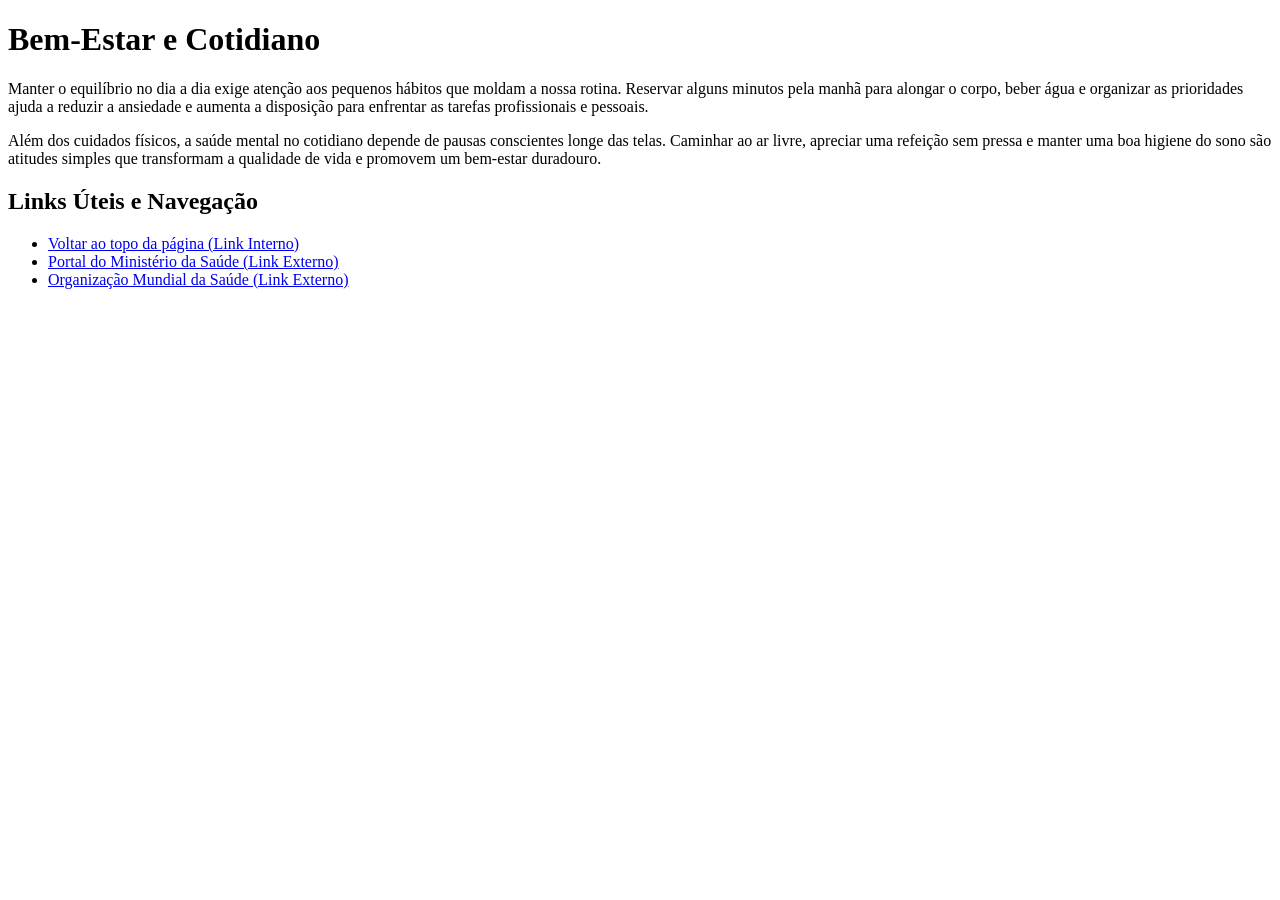
<file: Mini_Sites/PrimeiraGeracao/index.html>
<!DOCTYPE html>
<html lang="pt-BR">
<head>
    <meta charset="UTF-8">
    <title>1ª Geração - Bem-Estar e Cotidiano</title>
</head>
<body>

    <h1>Bem-Estar e Cotidiano</h1>

    <p>
        Manter o equilíbrio no dia a dia exige atenção aos pequenos hábitos que moldam a nossa rotina. 
        Reservar alguns minutos pela manhã para alongar o corpo, beber água e organizar as prioridades 
        ajuda a reduzir a ansiedade e aumenta a disposição para enfrentar as tarefas profissionais e pessoais.
    </p>

    <p>
        Além dos cuidados físicos, a saúde mental no cotidiano depende de pausas conscientes longe das telas. 
        Caminhar ao ar livre, apreciar uma refeição sem pressa e manter uma boa higiene do sono são atitudes 
        simples que transformam a qualidade de vida e promovem um bem-estar duradouro.
    </p>

    <h2>Links Úteis e Navegação</h2>
    <ul>
        <li><a href="#topo">Voltar ao topo da página (Link Interno)</a></li>
        <li><a href="https://www.gov.br/saude/pt-br" target="_blank">Portal do Ministério da Saúde (Link Externo)</a></li>
        <li><a href="https://www.who.int/pt" target="_blank">Organização Mundial da Saúde (Link Externo)</a></li>
    </ul>

</body>
</html>
</file>
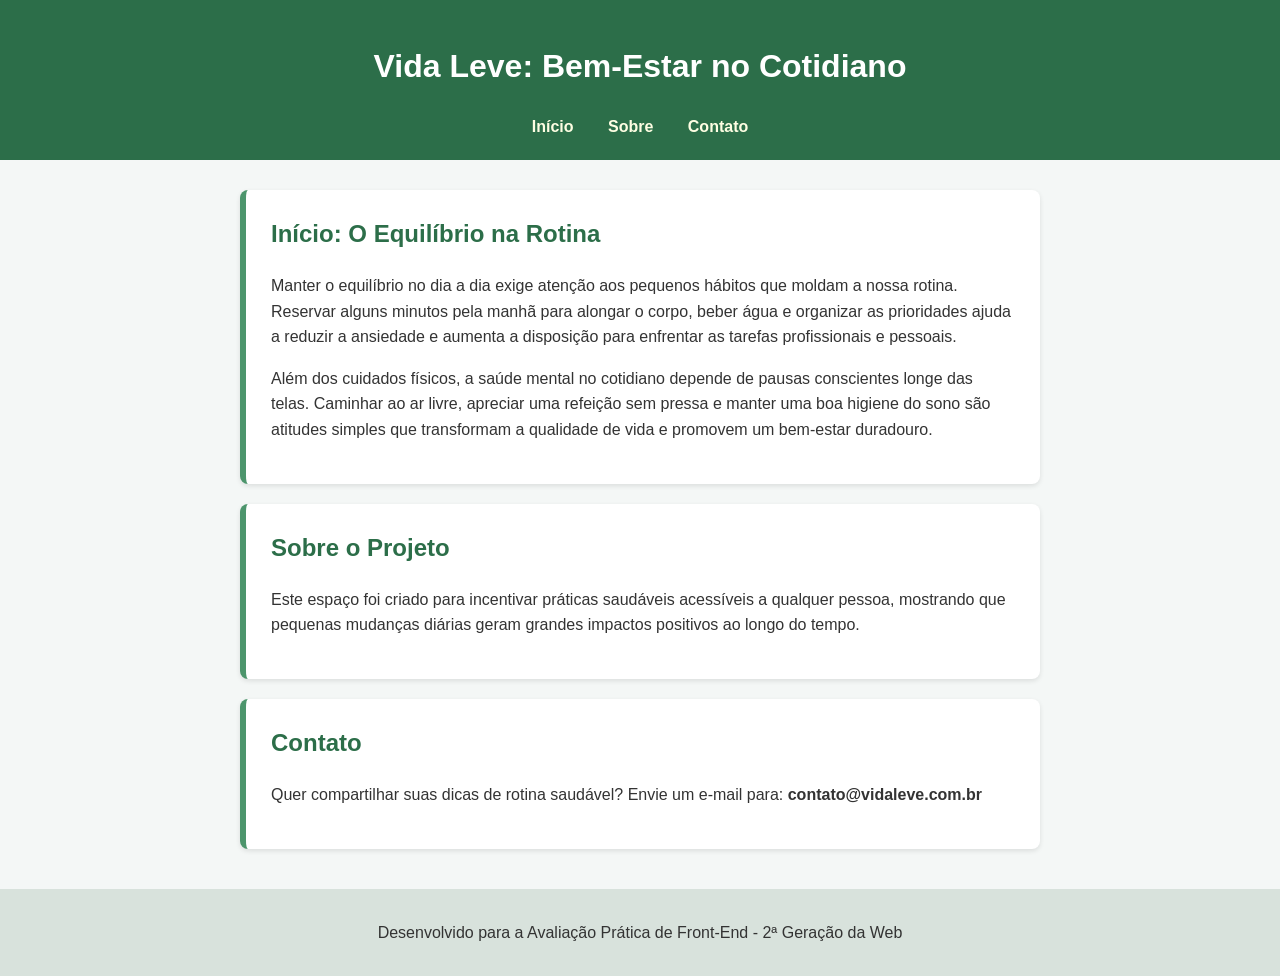
<file: Mini_Sites/SegundaGeracao/index.html>
<!DOCTYPE html>
<html lang="pt-BR">
<head>
    <meta charset="UTF-8">
    <title>2ª Geração - Bem-Estar e Cotidiano</title>
    <!-- Conectando o arquivo CSS externo -->
    <link rel="stylesheet" href="style.css">
</head>
<body>

    <header>
        <h1>Vida Leve: Bem-Estar no Cotidiano</h1>
        <nav>
            <a href="#inicio">Início</a>
            <a href="#sobre">Sobre</a>
            <a href="#contato">Contato</a>
        </nav>
    </header>

    <main class="container">
        <!-- Seção 1: Início -->
        <section id="inicio">
            <h2>Início: O Equilíbrio na Rotina</h2>
            <p>
                Manter o equilíbrio no dia a dia exige atenção aos pequenos hábitos que moldam a nossa rotina. 
                Reservar alguns minutos pela manhã para alongar o corpo, beber água e organizar as prioridades 
                ajuda a reduzir a ansiedade e aumenta a disposição para enfrentar as tarefas profissionais e pessoais.
            </p>
            <p>
                Além dos cuidados físicos, a saúde mental no cotidiano depende de pausas conscientes longe das telas. 
                Caminhar ao ar livre, apreciar uma refeição sem pressa e manter uma boa higiene do sono são atitudes 
                simples que transformam a qualidade de vida e promovem um bem-estar duradouro.
            </p>
        </section>

        <!-- Seção 2: Sobre -->
        <section id="sobre">
            <h2>Sobre o Projeto</h2>
            <p>
                Este espaço foi criado para incentivar práticas saudáveis acessíveis a qualquer pessoa, 
                mostrando que pequenas mudanças diárias geram grandes impactos positivos ao longo do tempo.
            </p>
        </section>

        <!-- Seção 3: Contato -->
        <section id="contato">
            <h2>Contato</h2>
            <p>
                Quer compartilhar suas dicas de rotina saudável? Envie um e-mail para: 
                <strong>contato@vidaleve.com.br</strong>
            </p>
        </section>
    </main>

    <footer>
        <p>Desenvolvido para a Avaliação Prática de Front-End - 2ª Geração da Web</p>
    </footer>

</body>
</html>
</file>
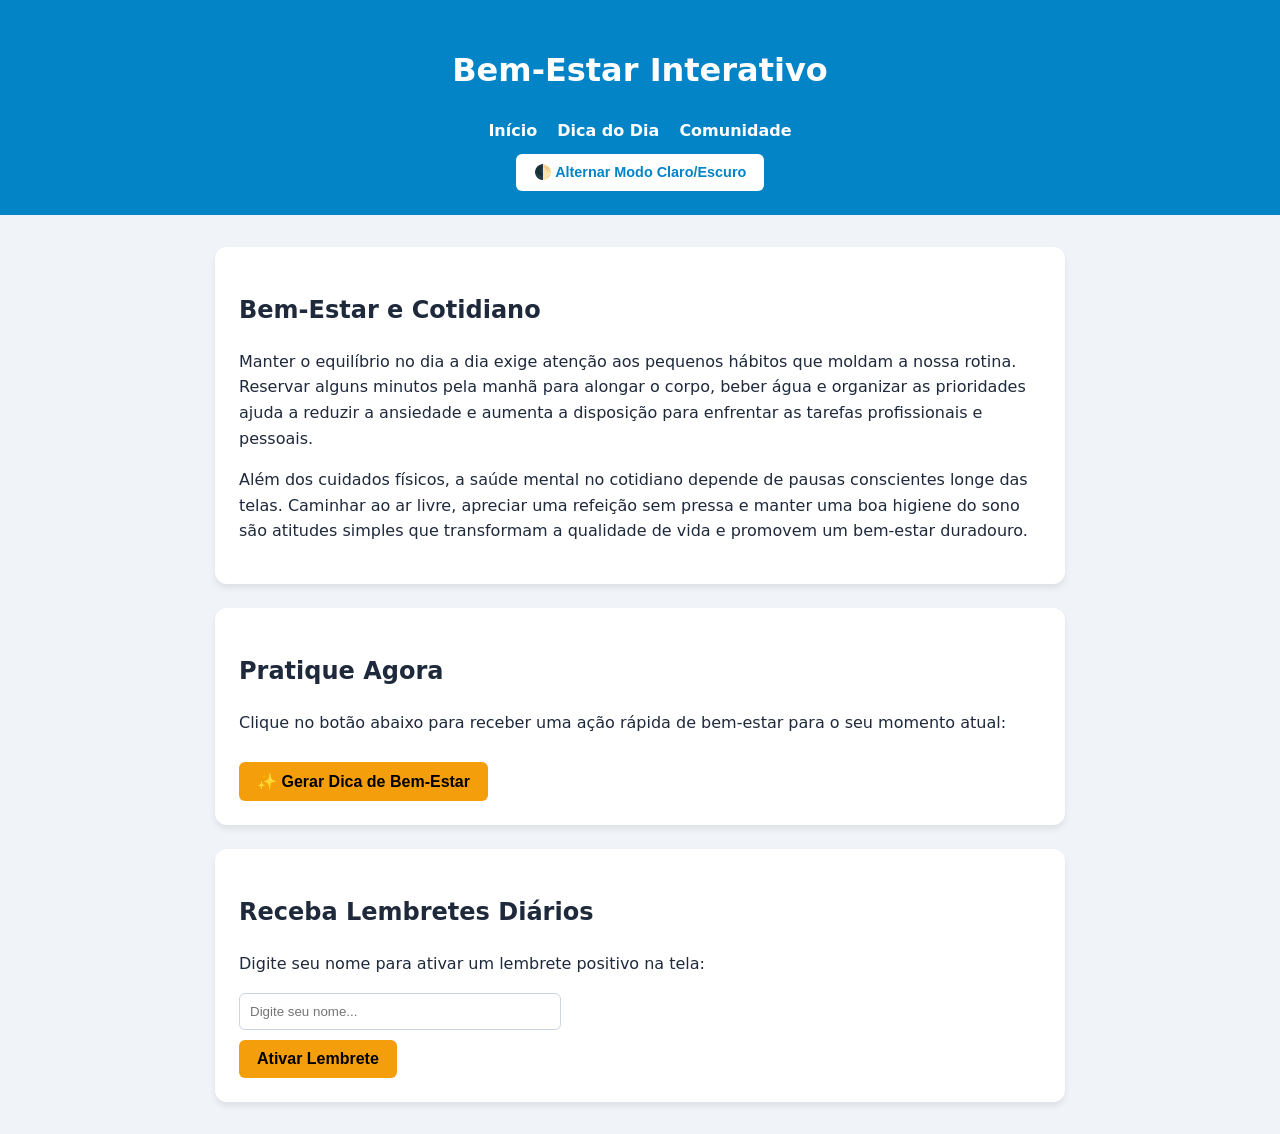
<file: Mini_Sites/TerceiraGeracao/index.html>
<!DOCTYPE html>
<html lang="pt-BR">
<head>
    <meta charset="UTF-8">
    <meta name="viewport" content="width=device-width, initial-scale=1.0">
    <title>3ª Geração - Bem-Estar Interativo</title>
    <!-- Conectando o arquivo CSS externo -->
    <link rel="stylesheet" href="style.css">
</head>
<body>

    <header>
        <h1>Bem-Estar Interativo</h1>
        <nav>
            <a href="#artigo">Início</a>
            <a href="#interativo">Dica do Dia</a>
            <a href="#newsletter">Comunidade</a>
        </nav>
        <button class="btn-tema" onclick="alternarTema()">🌓 Alternar Modo Claro/Escuro</button>
    </header>

    <main class="container">
        <!-- Texto principal de 2 parágrafos -->
        <section id="artigo" class="card">
            <h2>Bem-Estar e Cotidiano</h2>
            <p>
                Manter o equilíbrio no dia a dia exige atenção aos pequenos hábitos que moldam a nossa rotina. 
                Reservar alguns minutos pela manhã para alongar o corpo, beber água e organizar as prioridades 
                ajuda a reduzir a ansiedade e aumenta a disposição para enfrentar as tarefas profissionais e pessoais.
            </p>
            <p>
                Além dos cuidados físicos, a saúde mental no cotidiano depende de pausas conscientes longe das telas. 
                Caminhar ao ar livre, apreciar uma refeição sem pressa e manter uma boa higiene do sono são atitudes 
                simples que transformam a qualidade de vida e promovem um bem-estar duradouro.
            </p>
        </section>

        <!-- Interatividade com JS: Gerador de Dicas -->
        <section id="interativo" class="card">
            <h2>Pratique Agora</h2>
            <p>Clique no botão abaixo para receber uma ação rápida de bem-estar para o seu momento atual:</p>
            <button onclick="mostrarDica()">✨ Gerar Dica de Bem-Estar</button>
            <div id="caixaDica" class="mensagem-box"></div>
        </section>

        <!-- Validação simples com JS -->
        <section id="newsletter" class="card">
            <h2>Receba Lembretes Diários</h2>
            <p>Digite seu nome para ativar um lembrete positivo na tela:</p>
            <input type="text" id="nomeUsuario" placeholder="Digite seu nome...">
            <button onclick="validarLembrete()">Ativar Lembrete</button>
            <div id="resultadoValidacao" class="mensagem-box"></div>
        </section>
    </main>

    <!-- Conectando o arquivo JavaScript externo -->
    <script src="script.js"></script>
</body>
</html>
</file>
<file: Mini_Sites/SegundaGeracao/style.css>
/* Reset básico e tipografia */
body {
    font-family: 'Segoe UI', Tahoma, Geneva, Verdana, sans-serif;
    margin: 0;
    padding: 0;
    background-color: #f4f7f6;
    color: #333333;
    line-height: 1.6;
}

/* Cabeçalho e Menu */
header {
    background-color: #2c6e49;
    color: #ffffff;
    padding: 20px 0;
    text-align: center;
}

nav {
    margin-top: 10px;
}

nav a {
    color: #fefee3;
    text-decoration: none;
    margin: 0 15px;
    font-weight: bold;
}

nav a:hover {
    text-decoration: underline;
}

/* Layout principal com Flexbox */
.container {
    display: flex;
    flex-direction: column;
    gap: 20px;
    max-width: 800px;
    margin: 30px auto;
    padding: 0 20px;
}

/* Estilização das Seções (Box Model) */
section {
    background-color: #ffffff;
    padding: 25px;
    border-radius: 8px;
    border-left: 6px solid #4c956c;
    box-shadow: 0 2px 5px rgba(0, 0, 0, 0.1);
}

h2 {
    color: #2c6e49;
    margin-top: 0;
}

footer {
    text-align: center;
    padding: 15px;
    background-color: #d8e2dc;
    color: #333;
    margin-top: 40px;
}
</file>
<file: Mini_Sites/TerceiraGeracao/style.css>
:root {
    --bg-color: #f0f4f8;
    --card-bg: #ffffff;
    --text-color: #1e293b;
    --primary-color: #0284c7;
    --accent-color: #f59e0b;
}

/* Tema Escuro ativado via JS */
body.dark-mode {
    --bg-color: #0f172a;
    --card-bg: #1e293b;
    --text-color: #f8fafc;
    --primary-color: #38bdf8;
}

body {
    font-family: 'Segoe UI', system-ui, sans-serif;
    background-color: var(--bg-color);
    color: var(--text-color);
    margin: 0;
    padding: 0;
    transition: background-color 0.3s, color 0.3s;
    line-height: 1.6;
}

header {
    background-color: var(--primary-color);
    color: #ffffff;
    padding: 1.5rem;
    text-align: center;
}

nav {
    display: flex;
    justify-content: center;
    gap: 20px;
    margin-top: 10px;
    flex-wrap: wrap;
}

nav a {
    color: #ffffff;
    text-decoration: none;
    font-weight: 600;
}

.container {
    max-width: 850px;
    margin: 2rem auto;
    padding: 0 1rem;
    display: grid;
    gap: 1.5rem;
}

.card {
    background-color: var(--card-bg);
    padding: 1.5rem;
    border-radius: 12px;
    box-shadow: 0 4px 6px rgba(0, 0, 0, 0.08);
}

button {
    background-color: var(--accent-color);
    color: #000;
    border: none;
    padding: 10px 18px;
    font-size: 1rem;
    font-weight: bold;
    border-radius: 6px;
    cursor: pointer;
    margin-top: 10px;
    transition: transform 0.1s;
}

button:active {
    transform: scale(0.97);
}

.btn-tema {
    background-color: #ffffff;
    color: #0284c7;
    font-size: 0.9rem;
}

.mensagem-box {
    margin-top: 15px;
    padding: 12px;
    border-radius: 6px;
    background-color: rgba(2, 132, 199, 0.15);
    font-weight: 500;
    display: none;
}

input {
    padding: 10px;
    width: 100%;
    max-width: 300px;
    border: 1px solid #cbd5e1;
    border-radius: 6px;
    margin-top: 8px;
    display: block;
}

/* Responsividade para celulares */
@media (max-width: 600px) {
    header h1 {
        font-size: 1.5rem;
    }
    .card {
        padding: 1.2rem;
    }
    button, input {
        width: 100%;
        max-width: 100%;
        box-sizing: border-box;
    }
}
</file>
